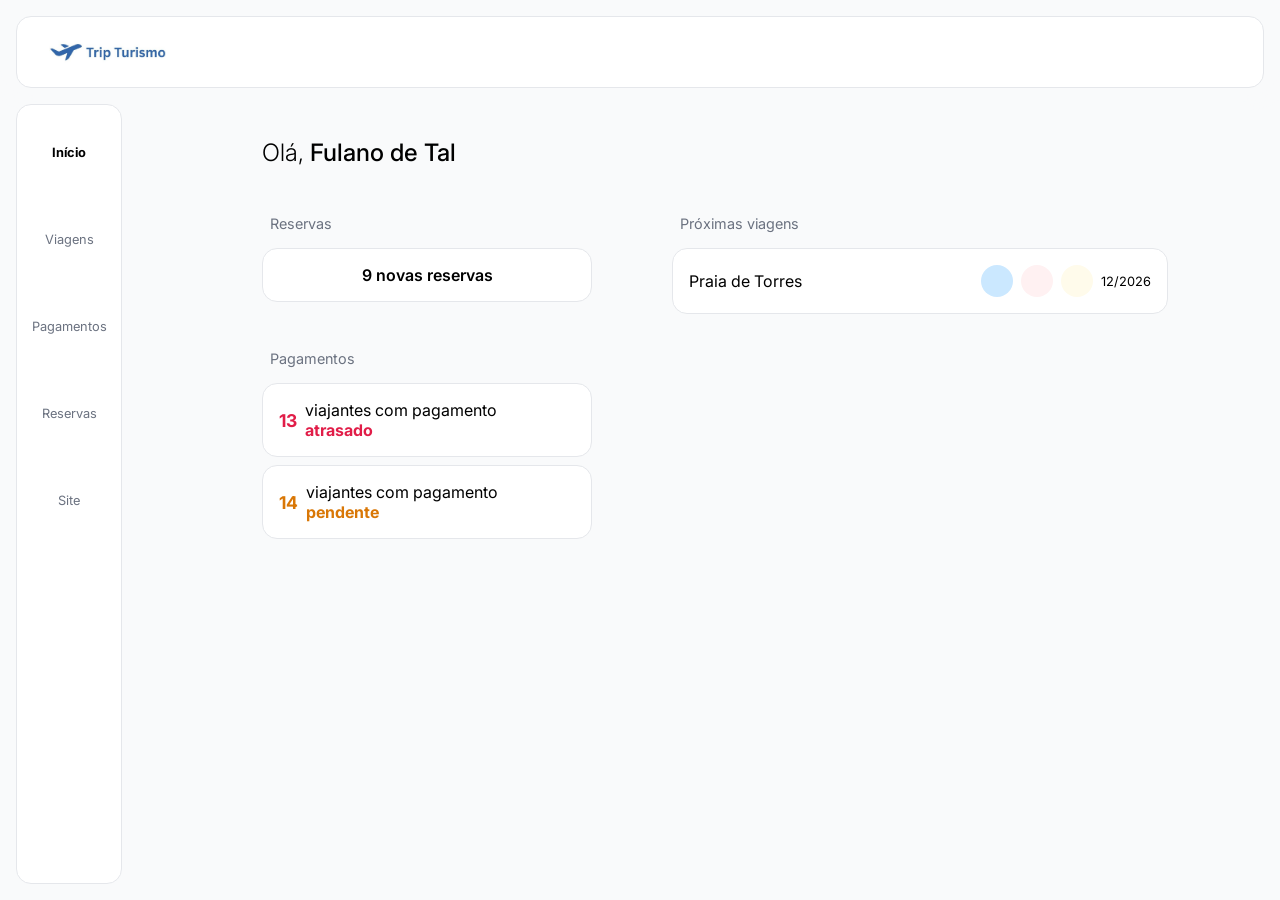
<file: index.html>
<!DOCTYPE html>
<html lang="pt-BR">
<head>
    <meta charset="UTF-8">
    <meta name="viewport" content="width=device-width, initial-scale=1.0">

    <link rel='stylesheet' href='https://cdn-uicons.flaticon.com/3.0.0/uicons-regular-rounded/css/uicons-regular-rounded.css'>
    <link rel='stylesheet' href='https://cdn-uicons.flaticon.com/3.0.0/uicons-brands/css/uicons-brands.css'>

    <link rel="stylesheet" type="text/css" href="styles/estilos_gerais.css">
    <link rel="stylesheet" type="text/css" href="pages/home/pagina_inicio.css">

    <title>Painel - Excursão Entre Irmãos</title>

    <link rel="apple-touch-icon" sizes="180x180" href="assets/apple-touch-icon.jpg">
    <link rel="icon" type="image/png" sizes="32x32" href="assets/favicon-32x32.jpg">
    <link rel="icon" type="image/png" sizes="16x16" href="assets/favicon-16x16.jpg">
</head>
<body>
    <header>
        <img class="imagem-logo" src="assets/logo-claro.jpg" alt="Excursão Entre Irmãos">
        <div class="botao" id="btn-recarregar"><i class="fi fi-rr-refresh"></i></div>
        <div class="botao" id="btn-logout"><i class="fi fi-rr-sign-out-alt"></i></div>
    </header>
    
    <main>
        <h1>Olá, <b>Fulano de Tal</b></h1>

        <section id="reservas">
            <div class="legenda">
                <i class="fi fi-rr-circle-user"></i>
                <span>Reservas</span>
            </div>
            <a class="cartao" href="pages/reservations/index.html">
                <i class="fi fi-rr-party-horn"></i>
                <span>Nenhuma nova reserva</span>
                <i class="fi fi-rr-angle-right"></i>
            </a>
        </section>
        
        <section id="proximas-viagens">
            <div class="legenda">
                <i class="fi fi-rr-calendar"></i>
                <span>Próximas viagens</span>
            </div>
            <div class="cartoes">
                <div class="cartao">
                    <div class="carregando">
                        <svg viewBox="25 25 50 50" class="icon-carregando">
                            <circle cx="50" cy="50" r="20" class="loader"></circle>
                        </svg>
                    </div>
                    <span>Carregando...</span>
                </div>
            </div>
        </section>


        <section id="pagamentos">
            <div class="legenda">
                <i class="fi fi-rr-usd-circle"></i>
                <span>Pagamentos</span>
            </div>

            <div class="cartoes">
                <a class="cartao Atrasado" href="pages/payments/index.html">
                    <h2 class="numero-pagamento">
                        <div class="carregando">
                            <svg viewBox="25 25 50 50" class="icon-carregando">
                                <circle cx="50" cy="50" r="20" class="loader"></circle>
                            </svg>
                        </div>
                    </h2>
                    <span>viajantes com pagamento <b>atrasado</b></span>
                    <i class="flecha fi fi-rr-angle-right"></i>
                </a>
                <a class="cartao Pendente" href="pages/payments/index.html">
                    <h2 class="numero-pagamento">
                        <div class="carregando">
                            <svg viewBox="25 25 50 50" class="icon-carregando">
                                <circle cx="50" cy="50" r="20" class="loader"></circle>
                            </svg>
                        </div>
                    </h2>
                    <span>viajantes com pagamento <b>pendente</b></span>
                    <i class="flecha fi fi-rr-angle-right"></i>
                </a>
            </div>
        </section>


        <section id="popup-alteracoes" class="oculto">
            <span id="numero-alteracoes"></span>
            <button class="btn desfazer" id="popup-btn-desfazer" type="button">Desfazer</button>
            <button class="btn publicar" id="popup-btn-publicar" type="button">Publicar</button>
        </section>

    </main>

    <footer>
        <a href="/index.html" class="atual">
            <i class="fi fi-rr-home"></i>
            <span>Início</span>
        </a>
        <a href="/pages/trips/index.html">
            <i class="fi fi-rr-plane-alt"></i>
            <span>Viagens</span>
        </a>
        <a href="/pages/payments/index.html">
            <i class="fi fi-rr-usd-circle"></i>
            <span>Pagamentos</span>
        </a>
        <a href="/pages/reservations/index.html">
            <i class="fi fi-rr-form"></i>
            <span>Reservas</span>
        </a>
        <a href="/pages/website_editing/index.html">
            <i class="fi fi-rr-site-alt"></i>
            <span>Site</span>
        </a>
    </footer>

    <script type="module" src="pages/home/pagina_inicio.js"></script>
</body>
</html>
</file>
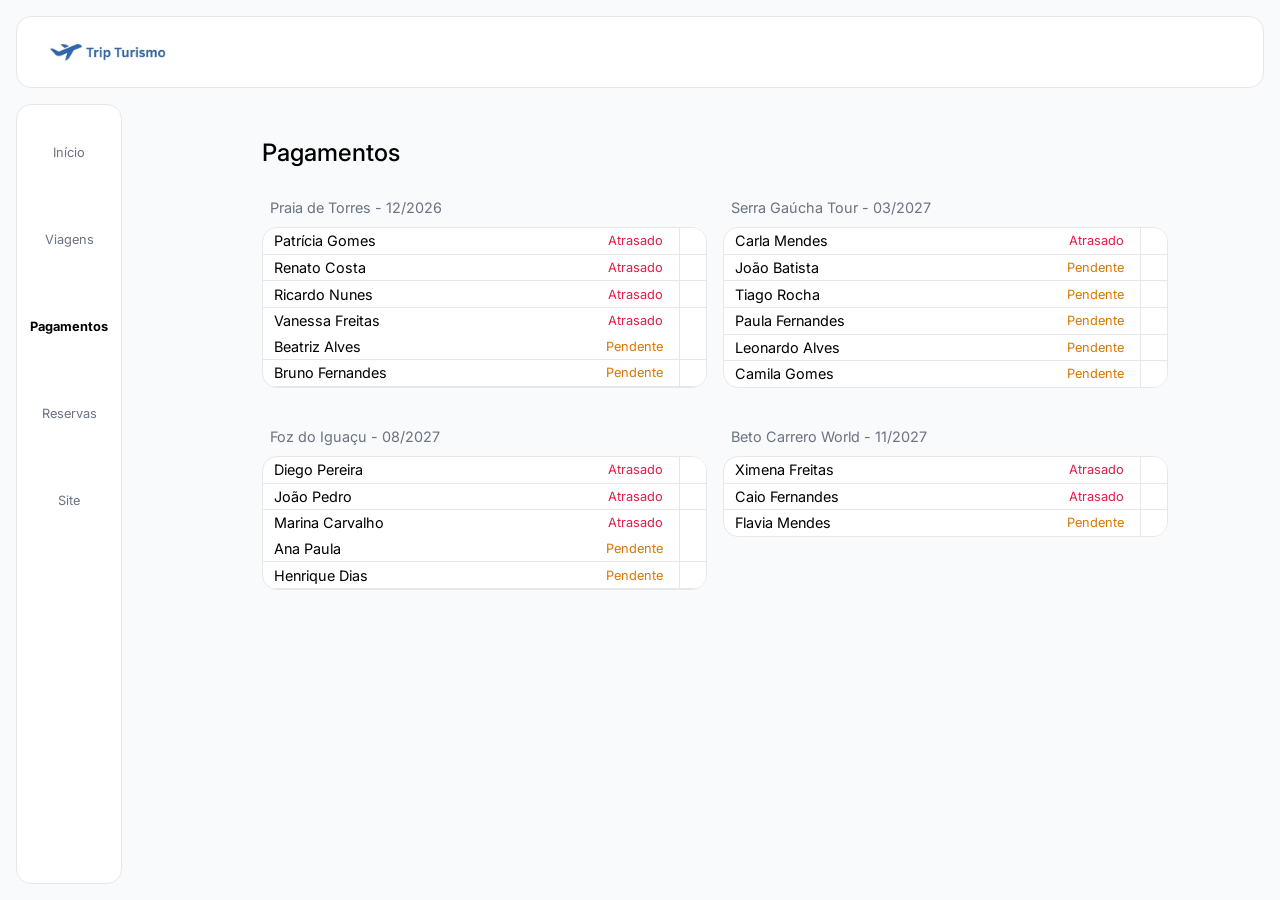
<file: pages/payments/index.html>
<!DOCTYPE html>
<html lang="pt-BR">
<head>
    <meta charset="UTF-8">
    <meta name="viewport" content="width=device-width, initial-scale=1.0">

    <link rel='stylesheet' href='https://cdn-uicons.flaticon.com/3.0.0/uicons-regular-rounded/css/uicons-regular-rounded.css'>
    <link rel='stylesheet' href='https://cdn-uicons.flaticon.com/3.0.0/uicons-brands/css/uicons-brands.css'>

    <link rel="stylesheet" type="text/css" href="/styles/estilos_gerais.css">
    <link rel="stylesheet" type="text/css" href="style.css">
    
    <title>Pagamentos - Excursão Entre Irmãos</title>

    <link rel="apple-touch-icon" sizes="180x180" href="/assets/apple-touch-icon.jpg">
    <link rel="icon" type="image/png" sizes="32x32" href="/assets/favicon-32x32.jpg">
    <link rel="icon" type="image/png" sizes="16x16" href="/assets/favicon-16x16.jpg">
</head>
<body>
<header>
        <img class="imagem-logo" src="/assets/logo-claro.jpg" alt="Excursão Entre Irmãos">
        <div class="botao" id="btn-recarregar"><i class="fi fi-rr-refresh"></i></div>
        <div class="botao" id="btn-logout"><i class="fi fi-rr-sign-out-alt"></i></div>
    </header>

    <main>
        <h1 class="titulo-pagina">Pagamentos</h1>

        <div class="cartoes">
            <div class="cartao cartao-carregando">
                <div class="carregando">
                    <svg viewBox="25 25 50 50" class="icon-carregando">
                        <circle cx="50" cy="50" r="20" class="loader"></circle>
                    </svg>
                </div>
                <span>Carregando...</span>
            </div>
        </div>
    </main>

    <section id="popup-alteracoes" class="oculto">
        <span id="numero-alteracoes"></span>
        <button class="btn desfazer" id="popup-btn-desfazer" type="button">Desfazer</button>
        <button class="btn publicar" id="popup-btn-publicar" type="button">Publicar</button>
    </section>

    <section id="tela-carregando" class="oculto">
        <div class="carregando">
            <svg viewBox="25 25 50 50" class="icon-carregando">
                <circle cx="50" cy="50" r="20" class="loader"></circle>
            </svg>
        </div>
    </section>

    <section id="mensagem-feedback" class="oculto">Concluído com sucesso!</section>

    <footer>
        <a href="/index.html">
            <i class="fi fi-rr-home"></i>
            <span>Início</span>
        </a>
        <a href="/pages/trips/index.html">
            <i class="fi fi-rr-plane-alt"></i>
            <span>Viagens</span>
        </a>
        <a href="/pages/payments/index.html" class="atual">
            <i class="fi fi-rr-usd-circle"></i>
            <span>Pagamentos</span>
        </a>
        <a href="/pages/reservations/index.html">
            <i class="fi fi-rr-form"></i>
            <span>Reservas</span>
        </a>
        <a href="/pages/website_editing/index.html">
            <i class="fi fi-rr-site-alt"></i>
            <span>Site</span>
        </a>
    </footer>

    <script type="module" src="script.js"></script>
    
</body>
</html>
</file>
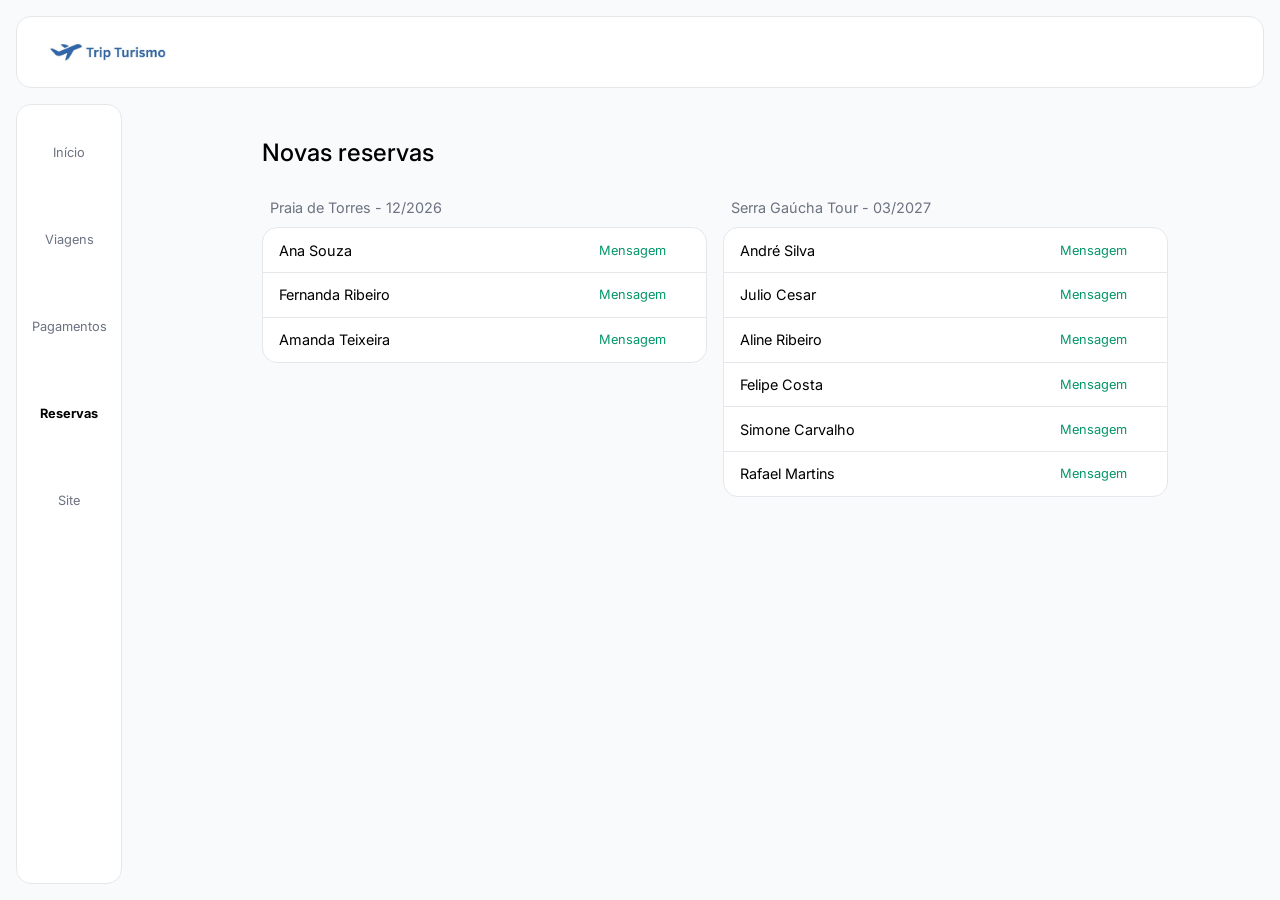
<file: pages/reservations/index.html>
<!DOCTYPE html>
<html lang="pt-BR">
<head>
    <meta charset="UTF-8">
    <meta name="viewport" content="width=device-width, initial-scale=1.0">

    <link rel='stylesheet' href='https://cdn-uicons.flaticon.com/3.0.0/uicons-regular-rounded/css/uicons-regular-rounded.css'>
    <link rel='stylesheet' href='https://cdn-uicons.flaticon.com/3.0.0/uicons-brands/css/uicons-brands.css'>

    <link rel="stylesheet" type="text/css" href="/styles/estilos_gerais.css">
    <link rel="stylesheet" type="text/css" href="style.css">
    
    <title>Reservas - Excursão Entre Irmãos</title>

    <link rel="apple-touch-icon" sizes="180x180" href="/assets/apple-touch-icon.jpg">
    <link rel="icon" type="image/png" sizes="32x32" href="/assets/favicon-32x32.jpg">
    <link rel="icon" type="image/png" sizes="16x16" href="/assets/favicon-16x16.jpg">
</head>
<body>
    <header>
        <img class="imagem-logo" src="/assets/logo-claro.jpg" alt="Excursão Entre Irmãos">
        <div class="botao" id="btn-recarregar"><i class="fi fi-rr-refresh"></i></div>
        <div class="botao" id="btn-logout"><i class="fi fi-rr-sign-out-alt"></i></div>
    </header>

    <main>
        <h1 class="titulo-pagina">Novas reservas</h1>

        <div class="cartoes">
            <div class="cartao cartao-carregando">
                <div class="carregando">
                    <svg viewBox="25 25 50 50" class="icon-carregando">
                        <circle cx="50" cy="50" r="20" class="loader"></circle>
                    </svg>
                </div>
                <span>Carregando...</span>
            </div>
        </div>
    </main>

    <section id="popup-alteracoes" class="oculto">
        <span id="numero-alteracoes"></span>
        <button class="btn desfazer" id="popup-btn-desfazer" type="button">Desfazer</button>
        <button class="btn publicar" id="popup-btn-publicar" type="button">Publicar</button>
    </section>

    <section id="tela-carregando" class="oculto">
        <div class="carregando">
            <svg viewBox="25 25 50 50" class="icon-carregando">
                <circle cx="50" cy="50" r="20" class="loader"></circle>
            </svg>
        </div>
    </section>

    <section id="mensagem-feedback" class="oculto">Concluído com sucesso!</section>

    <footer>
        <a href="/index.html">
            <i class="fi fi-rr-home"></i>
            <span>Início</span>
        </a>
        <a href="/pages/trips/index.html">
            <i class="fi fi-rr-plane-alt"></i>
            <span>Viagens</span>
        </a>
        <a href="/pages/payments/index.html">
            <i class="fi fi-rr-usd-circle"></i>
            <span>Pagamentos</span>
        </a>
        <a href="/pages/reservations/index.html" class="atual">
            <i class="fi fi-rr-form"></i>
            <span>Reservas</span>
        </a>
        <a href="/pages/website_editing/index.html">
            <i class="fi fi-rr-site-alt"></i>
            <span>Site</span>
        </a>
    </footer>

    <script type="module" src="script.js"></script>
    
</body>
</html>
</file>
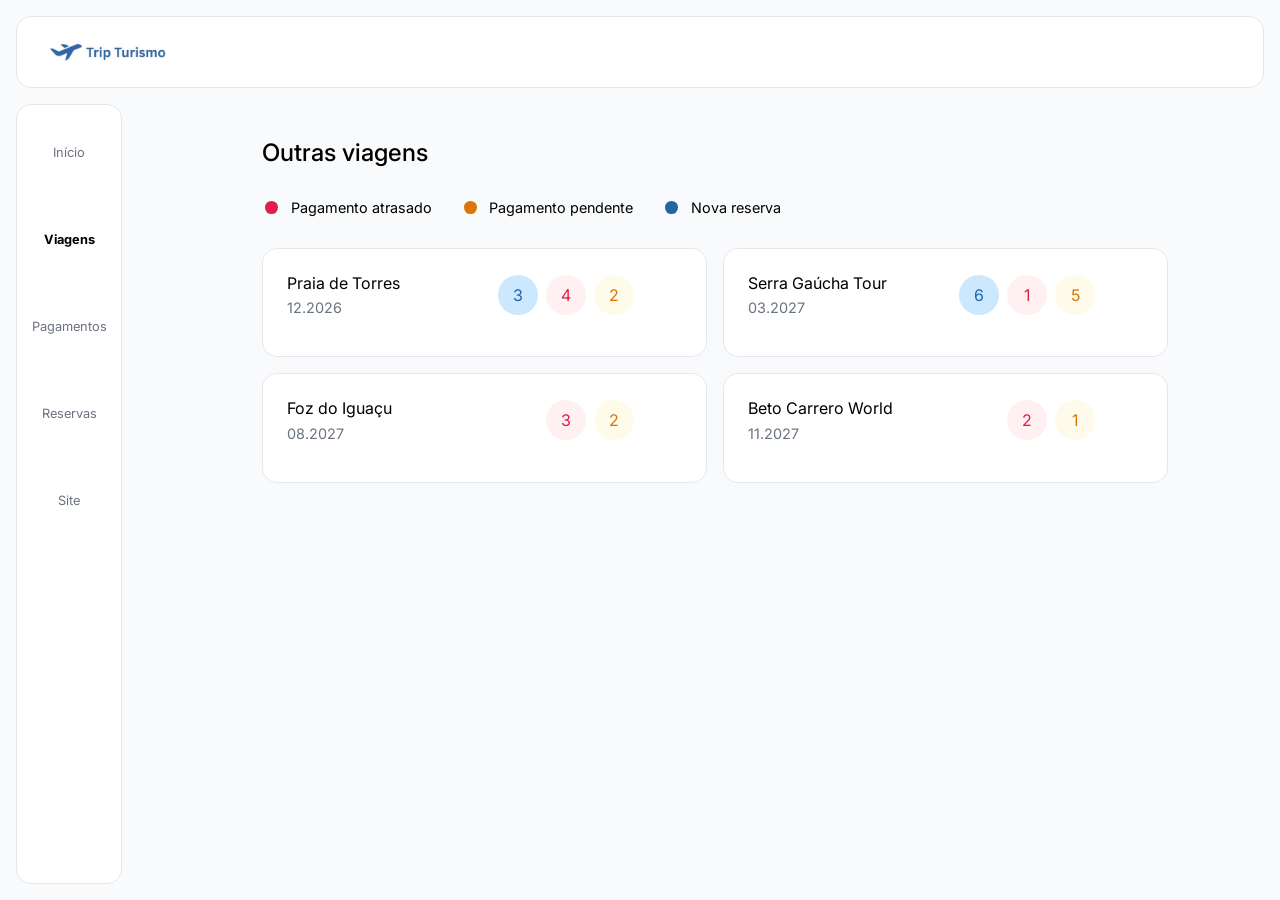
<file: pages/trips/index.html>
<!DOCTYPE html>
<html lang="pt-BR">
<head>
    <meta charset="UTF-8">
    <meta name="viewport" content="width=device-width, initial-scale=1.0">

    <link rel='stylesheet' href='https://cdn-uicons.flaticon.com/3.0.0/uicons-regular-rounded/css/uicons-regular-rounded.css'>
    <link rel='stylesheet' href='https://cdn-uicons.flaticon.com/3.0.0/uicons-brands/css/uicons-brands.css'>

    <link rel="stylesheet" type="text/css" href="/styles/estilos_gerais.css">
    <link rel="stylesheet" type="text/css" href="style.css">

    <title>Viagens - Excursão Entre Irmãos</title>

    <link rel="apple-touch-icon" sizes="180x180" href="/assets/apple-touch-icon.jpg">
    <link rel="icon" type="image/png" sizes="32x32" href="/assets/favicon-32x32.jpg">
    <link rel="icon" type="image/png" sizes="16x16" href="/assets/favicon-16x16.jpg">
</head>
<body>
    <header>
        <img class="imagem-logo" src="/assets/logo-claro.jpg" alt="Excursão Entre Irmãos">
        <div class="botao" id="btn-recarregar"><i class="fi fi-rr-refresh"></i></div>
        <div class="botao" id="btn-logout"><i class="fi fi-rr-sign-out-alt"></i></div>
    </header>
    
    <main>
        <h1 class="titulo-pagina">Outras viagens</h1>

        <div class="guia-cor">
            <div class="item">
                <div class="cor atrasado"></div>
                <span>Pagamento atrasado</span>
            </div>
            <div class="item">
                <div class="cor pendente"></div>
                <span>Pagamento pendente</span>
            </div>
            <div class="item">
                <div class="cor reserva"></div>
                <span>Nova reserva</span>
            </div>
        </div>

        <div class="cartoes">
            <div class="cartao cartao-carregando">
                <div class="carregando">
                    <svg viewBox="25 25 50 50" class="icon-carregando">
                        <circle cx="50" cy="50" r="20" class="loader"></circle>
                    </svg>
                </div>
                <span>Carregando...</span>
            </div>
        </div>

        <section id="tela-carregando" class="oculto">
            <div class="carregando">
                <svg viewBox="25 25 50 50" class="icon-carregando">
                    <circle cx="50" cy="50" r="20" class="loader"></circle>
                </svg>
            </div>
        </section>

    </main>

    <footer>
        <a href="/index.html">
            <i class="fi fi-rr-home"></i>
            <span>Início</span>
        </a>
        <a href="/pages/trips/index.html" class="atual">
            <i class="fi fi-rr-plane-alt"></i>
            <span>Viagens</span>
        </a>
        <a href="/pages/payments/index.html">
            <i class="fi fi-rr-usd-circle"></i>
            <span>Pagamentos</span>
        </a>
        <a href="/pages/reservations/index.html">
            <i class="fi fi-rr-form"></i>
            <span>Reservas</span>
        </a>
        <a href="/pages/website_editing/index.html">
            <i class="fi fi-rr-site-alt"></i>
            <span>Site</span>
        </a>
    </footer>

    <script type="module" src="script.js"></script>
</body>
</html>
</file>
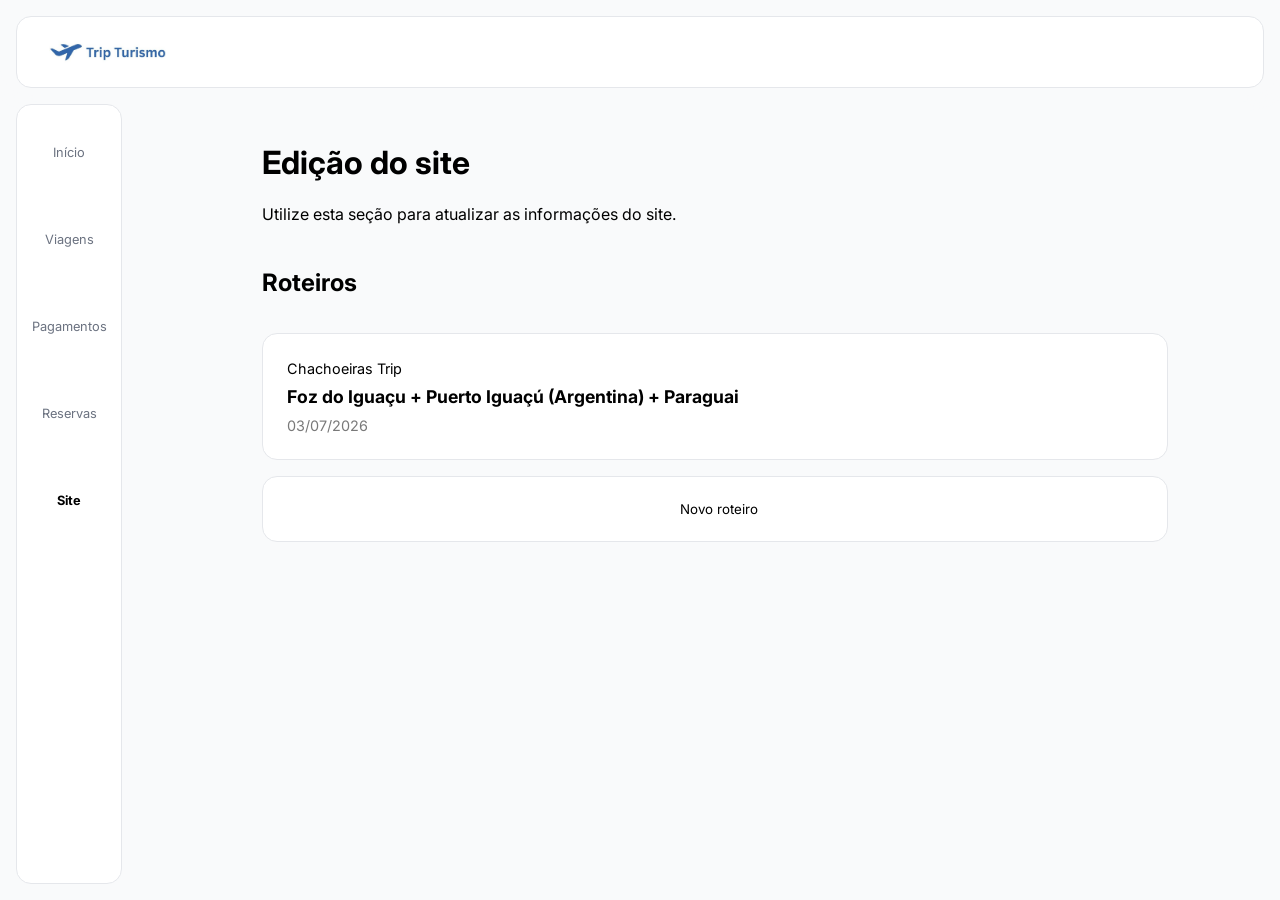
<file: pages/website_editing/index.html>
<!DOCTYPE html>
<html lang="pt-BR">

<head>
    <meta charset="UTF-8">
    <meta name="viewport" content="width=device-width, initial-scale=1.0">

    <link rel='stylesheet'
        href='https://cdn-uicons.flaticon.com/3.0.0/uicons-regular-rounded/css/uicons-regular-rounded.css'>
    <link rel='stylesheet' href='https://cdn-uicons.flaticon.com/3.0.0/uicons-brands/css/uicons-brands.css'>

    <link rel="stylesheet" type="text/css" href="/styles/estilos_gerais.css">
    <link rel="stylesheet" type="text/css" href="style.css">

    <title>Editar site - Excursão Entre Irmãos</title>

    <link rel="apple-touch-icon" sizes="180x180" href="/assets/apple-touch-icon.jpg">
    <link rel="icon" type="image/png" sizes="32x32" href="/assets/favicon-32x32.jpg">
    <link rel="icon" type="image/png" sizes="16x16" href="/assets/favicon-16x16.jpg">

</head>

<body>
    <header>
        <img class="imagem-logo" src="/assets/logo-claro.jpg" alt="Excursão Entre Irmãos">
        <div class="botao" id="btn-recarregar"><i class="fi fi-rr-refresh"></i></div>
        <div class="botao" id="btn-logout"><i class="fi fi-rr-sign-out-alt"></i></div>
    </header>

    <main>
        <div id="title">
            <h1>Edição do site</h1>
            <span>Utilize esta seção para atualizar as informações do site.</span>
        </div>

        <!----->

        <section class="screen" id="screen-initial-list">
            <h2>Roteiros</h2>
            <div class="list" id="itinerary-list"></div>
            <button type="button" id="btn-new-itinerary" class="box btn-new">
                <i class="fi fi-rr-plus"></i>
                <span>Novo roteiro</span>
            </button>
        </section>

        <!----->

        <section class="screen hidden" id="screen-select-type-itinerary">
            <div class="options">
                <div class="option" id="btn-new-itinerary-blank">
                    <i class="fi fi-rr-add"></i>
                    <span>Criar roteiro do zero</span>
                </div>
                <div class="option" id="btn-new-itinerary-copy">
                    <i class="fi fi-rr-copy"></i>
                    <span>Duplicar roteiro</span>
                </div>
            </div>
        </section>

        <!----->

        <form id="itinerary-form">
            <fieldset class="screen hidden" data-screen="0">
                <legend>1. Informações gerais</legend>

                <h3>Nome do roteiro</h3>
                <span>Nome escolhido para identificar o roteiro, não o nome dos pontos turísticos.</span>
                <input type="text" placeholder="Ex: EuroTrip" id="itinerary-name" name="itinerary_name"
                    data-required="true">

                <h3>Datas</h3>
                <span>Selecione as datas de início e fim da viagem.</span>
                <label for="start-date">Data de início</label>
                <input type="date" id="start-date" name="start-date" data-required="true">

                <label for="end-date">Data de fim</label>
                <input type="date" id="end-date" name="end-date" data-required="true">

                <label for="available-seats">Número de lugares disponíveis</label>
                <input type="number" id="available-seats" name="available-seats" placeholder="Ex: 45"
                    data-required="true">

                <h3>Destinos Turísticos</h3>
                <span>Informe os principais prontos turísticos do roteiro.</span>

                <div class="tourist-spot" data-index="0">
                    <h4>Destino 1</h4>
                    <label for="tourist-spot-name-0">Nome do ponto turístico</label>
                    <input id="tourist-spot-name-0" name="tourist_spot_name[0]" class="tourist-spot-name" type="text"
                        placeholder="Ex: Cataratas do Iguaçu" data-required="true">

                    <label for="tourist-spot-description-0">Descrição</label>
                    <textarea id="tourist-spot-description-0" name="tourist_spot_description[0]"
                        class="tourist-spot-description"
                        placeholder="Ex: Passarelas e mirantes que levam você a poucos metros das quedas."
                        data-required="true"></textarea>
                </div>
                </div>

                <button type="button" class="box btn-new btn-new-input" data-type="tourist-spot">
                    <i class="fi fi-rr-plus"></i>
                    <span>Novo ponto turístico</span>
                </button>
            </fieldset>

            <fieldset class="screen hidden" data-screen="1">
                <legend>2. Roteiro diário (programação)</legend>
                <span>Informe os destinos diários da viagem.</span>

                <div class="daily-schedule" data-index="0">
                    <h4>Dia 1</h4>
                    <label for="title-day-1">Título</label>
                    <input id="title-day-1" name="day_title[]" class="title-day" type="text"
                        placeholder="Ex: Chegada em Foz" data-required="true">

                    <label for="description-day-1">Descrição (use "-" para itens de lista)</label>
                    <textarea id="description-day-1" name="day_description[]" class="description-day"
                        placeholder="Ex: - Boas-vindas e apresentação do grupo. - Paradas para refeições em paradouros."
                        data-required="true"></textarea>
                </div>

                <button type="button" class="box btn-new btn-new-input" data-type="daily-schedule">
                    <i class="fi fi-rr-plus"></i>
                    <span>Novo dia</span>
                </button>
            </fieldset>

            <fieldset class="screen hidden" data-screen="2">
                <legend>3. Itens da viagem</legend>

                <h3>Itens inclusos</h3>
                <span>Itens incluídos no valor total da viagem, como hotéis, café da manhã e passeios.</span>

                <div class="included-items" data-index="0">
                    <h4>Item 1</h4>
                    <label for="included-item-type-1">Tipo do item</label>
                    <select class="item-type-list" name="included_item_type[]" id="included-item-type-1"
                        data-required="true"></select>

                    <label for="included-item-description-1">Descrição do item</label>
                    <input class="included-item-description" name="included_item_description[]" type="text"
                        placeholder="Ex: 3 diárias" id="included-item-description-1" data-required="true">
                </div>

                <button type="button" class="box btn-new btn-new-input" data-type="included-item">
                    <i class="fi fi-rr-plus"></i>
                    <span>Novo item</span>
                </button>

                <h3>Itens opcionais (pagos)</h3>
                <span>Itens não incluídos no valor total da viagem, como passeios e shows.</span>

                <div id="optional-items" data-index="0">
                    <h4>Item 1</h4>
                    <label for="optional-item-type-1">Tipo do item</label>
                    <select class="optional-item-type-list" name="optional_item_type[]"
                        id="optional-item-type-1"></select>

                    <label for="optional-item-description-1">Descrição do item</label>
                    <input id="optional-item-description-1" name="optional_item_description[]"
                        class="optional-item-description" type="text" placeholder="Ex: Show de tango">

                    <label for="optional-item-value-1">Preço do item (opcional)</label>
                    <input class="optional-item-value" name="optional_item_value[]" type="text" inputmode="decimal"
                        placeholder="Ex: 400.00" id="optional-item-value-1" data-type="money">
                </div>

                <button type="button" class="box btn-new btn-new-input" data-type="optional-item">
                    <i class="fi fi-rr-plus"></i>
                    <span>Novo item</span>
                </button>
            </fieldset>

            <fieldset class="screen hidden" data-screen="3">
                <legend>4. Embarques</legend>

                <div class="boarding" data-index="0">
                    <h3>Embarque 1</h3>
                    <!-- <label for="">Embarques</label>
                    <select name="boarding" id="boarding-list">
                        <option value="new">Novo embarque</option>
                    </select> -->

                    <label for="boarding-city-1">Cidade</label>
                    <input class="boarding-city" name="boarding_city[]" type="text" placeholder="Ex: Paverama"
                        id="boarding-city-1" data-required="true">

                    <label for="boarding-state-1">Estado (sigla)</label>
                    <input class="boarding-state" name="boarding_state[]" type="text" placeholder="Ex: RS"
                        id="boarding-state-1" data-required="true">

                    <label for="boarding-location-description-1">Descrição do local</label>
                    <input class="boarding-location-description" name="boarding_location_description[]" type="text"
                        placeholder="Ex: Entrada da cidade, perto da Fruki" id="boarding-location-description-1"
                        data-required="true">

                    <label for="boarding-time-1">Horário</label>
                    <input class="boarding-time" name="boarding_time[]" type="text" placeholder="Ex: 19:00"
                        id="boarding-time-1" data-required="true">
                </div>

                <button type="button" class="box btn-new btn-new-input" data-type="boarding">
                    <i class="fi fi-rr-plus"></i>
                    <span>Novo local</span>
                </button>
            </fieldset>

            <fieldset class="screen hidden" data-screen="4">
                <legend>5. Pagamento</legend>

                <h3>Valor base</h3>
                <span>Preço do roteiro sem descontos nem promoções.</span>
                <input type="text" name="itinerary_value" placeholder="Ex: 1400.00" id="itinerary-value"
                    inputmode="decimal" data-required="true" data-type="money">

                <h3>Métodos de pagamento à vista</h3>
                <label for="promotional-value">Valor promocional à vista (opcional)</label>
                <input name="promotional-value" type="text" placeholder="Ex: 1200.00" id="promotional-value">

                <!-- <label for="cash-payment-desciption">Descrição (opcional)</label>
                <input name="cash-payment-description" type="text" placeholder="Ex: Boleto em 3 dias úteis"
                    id="cash-payment-desciption"> -->

                <h3>Métodos de pagamento parcelado</h3>

                <h4>Pix / Boleto</h4>
                <label for="pix-max-installments">Número máximo de parcelas</label>
                <input name="pix_parcelado_max_installments" type="number" placeholder="Ex: 12"
                    id="pix-max-installments" data-required="true">

                <label for="pix-installment-value">Valor da parcela</label>
                <input name="pix_parcelado_value_installment" type="text" placeholder="Ex: 69.90" inputmode="decimal"
                    id="pix-installment-value" data-required="true" data-type="money">

                <label for="pix-payment-description">Descrição (opcional)</label>
                <textarea name="pix_parcelado_payment_description" type="text"
                    placeholder="Ex: Datas dos pagamentos: &#10;- 26/02 &#10;- 27/03"
                    id="pix-payment-description"></textarea>

                <div class="information-box">
                    <span>Valor total do pagamento parcelado:</span>
                    <span id="total-installment-payment-value">R$ 1900,00</span>
                </div>

                <h4>Cartão de Crédito</h4>
                <label for="credit-card-max-installments">Número máximo de parcelas</label>
                <input name="cc_max_installments" type="number" placeholder="Ex: 12" id="credit-card-max-installments"
                    data-required="true">

                <label for="credit-card-installment-value">Valor da parcela</label>
                <input name="cc_value_installment" type="text" placeholder="Ex: 69.90" inputmode="decimal"
                    id="credit-card-installment-value" data-required="true" data-type="money">

                <label for="credit-card-payment-description">Descrição (opcional)</label>
                <input name="cc_payment_description" type="text" placeholder="Ex: Não aceitamos cartões Visa"
                    id="credit-card-payment-description">

                <div class="information-box">
                    <span>Valor total do pagamento parcelado:</span>
                    <span id="total-installment-payment-value">R$ 1900,00</span>
                </div>

                <!-- <label for="installment-payment-method">Método de pagamento</label>
                <select name="installment-payment-method" type="text" id="installment-payment-method-list">
                    <option value="">Cartão de Crédito</option>
                    <option value="">Pix</option>
                </select> -->
            </fieldset>
        </form>
    </main>

    <footer>
        <a href="/index.html">
            <i class="fi fi-rr-home"></i>
            <span>Início</span>
        </a>
        <a href="/pages/trips/index.html">
            <i class="fi fi-rr-plane-alt"></i>
            <span>Viagens</span>
        </a>
        <a href="/pages/payments/index.html">
            <i class="fi fi-rr-usd-circle"></i>
            <span>Pagamentos</span>
        </a>
        <a href="/pages/reservations/index.html">
            <i class="fi fi-rr-form"></i>
            <span>Reservas</span>
        </a>
        <a href="/pages/website_editing/index.html" class="atual">
            <i class="fi fi-rr-site-alt"></i>
            <span>Site</span>
        </a>
    </footer>

    <script type="module" src="script.js"></script>
</body>

</html>
</file>
<file: styles/estilos_gerais.css>
@import url('https://fonts.googleapis.com/css2?family=Inter:ital,opsz,wght@0,14..32,100..900;1,14..32,100..900&display=swap');

:root {
    interpolate-size: allow-keywords;

    --cor-principal: #05a9ea;

    --fonte: 'Inter', Arial, sans-serif;
    --fundo: #f9fafb;
    --cinza-cor: #b3b3b3;
    --cinza-texto: #6b7280;
    --cinza-1: #e5e7eb;

    --cinza-hover: #eef3f5;

    --border-radius: 15px;

    /* Cores de status */
    --vermelho-fundo: #fff1f2;
    --vermelho-cor: #e11d48;

    --verde-fundo: #ecfdf5;
    --verde-cor: #059669;

    --amarelo-fundo: #fffbeb;
    --amarelo-cor: #d97706;

    --cinza-fundo: #eeeeee;
    --cinza-cor: #797979;

    --azul-fundo: #cbe8ff;
    --azul-cor: #1f66a9;
}

html {
    scroll-behavior: smooth;
}

section,
.cartao {
    scroll-margin-top: 40px;
}

.oculto {
    display: none !important;
}

body {
    background-color: var(--fundo);
    margin: 0;
    font-family: var(--fonte);
}

/* Classes e estilos globais */
.titulo-pagina {
    font-size: 1.5rem;
    font-weight: 500;
    margin: 1rem 0;
}

i {
    display: flex;
    justify-content: center;
    align-items: center;
}

a {
    text-decoration: none;
}


/* Navegação */
header {
    padding: 1rem;
    background-color: #fff;
    display: flex;
    gap: 0.5rem;
    align-items: center;
    border-bottom: 1px solid var(--cinza-1);
}

header .imagem-logo {
    width: auto;
    height: 1.5rem;
}

header .botao {
    padding: 0.8rem;
    background-color: transparent;
    border: none;
    color: var(--cinza-cor);
}

header #btn-recarregar {
    margin-left: auto;
}


footer {
    position: fixed;
    bottom: 0;
    left: 0;
    display: flex;
    width: 100%;
    background-color: #fff;
    border-top: 1px solid var(--cinza-1);
}

footer a {
    width: 20%;
    display: flex;
    flex-direction: column;
    align-items: center;
    justify-content: center;
    padding: 1rem;
    gap: 0.5rem;
    color: var(--cinza-texto);
}

footer a.atual {
    color: black;
    font-weight: bold;
}

footer span {
    font-size: 0.8em;
}

/* Main */
main {
    padding: 1rem;
    display: flex;
    flex-direction: column;
    gap: 1rem;
    padding-bottom: 13rem;
}

.cartao {
    background-color: #fff;
    border-radius: var(--border-radius);
    --padding: 1.5rem;
    border: 1px solid var(--cinza-1);
    box-sizing: border-box;
}

.selo.pagamento-pendente {
    background-color: var(--amarelo-fundo);
    color: var(--amarelo-cor);
}

.selo.pagamento-atrasado {
    background-color: var(--vermelho-fundo);
    color: var(--vermelho-cor);
}

.selo.nova-reserva {
    background-color: var(--azul-fundo);
    color: var(--azul-cor);
}

.icon-carregando {
    width: 100%;
    transform-origin: center;
    animation: rotacionar 2s linear infinite;
    z-index: 5;
}

.icon-carregando .loader {
    fill: none;
    stroke: var(--azul-cor);
    stroke-width: var(--stroke-width);
    stroke-dasharray: 2, 200;
    stroke-dashoffset: 0;
    stroke-linecap: round;
    animation: efeitoLinha 1.5s ease-in-out infinite;
}

@keyframes rotacionar {
    100% {
        transform: rotate(360deg);
    }
}

@keyframes efeitoLinha {
    0% {
        stroke-dasharray: 1, 200;
        stroke-dashoffset: 0;
    }

    50% {
        stroke-dasharray: 90, 200;
        stroke-dashoffset: -35px;
    }

    100% {
        stroke-dashoffset: -125px;
    }
}


/* Popup publicar alterações */
#popup-alteracoes {
    position: fixed;
    left: 0;
    bottom: 71px;
    width: 100%;
    box-sizing: border-box;
    background-color: white;
    border-top: 1px solid var(--cinza-1);
    border-radius: var(--border-radius) var(--border-radius) 0 0;
    padding: 1.5rem 2rem;
    display: flex;
    align-items: center;
    gap: 1rem;
    box-shadow: 0 -15px 15px #f9fafb;
}

#popup-alteracoes .btn {
    padding: 1rem;
    border: 1px solid;
    border-radius: var(--border-radius);
    font-family: var(--forte);
    font-size: 0.9rem;
}

#popup-alteracoes .btn.desfazer {
    margin-left: auto;
    background-color: transparent;
    border-color: var(--cinza-1);
    color: var(--cinza-texto);
}

#popup-alteracoes .btn.publicar {
    background-color: var(--cor-principal);
    border-color: var(--cor-principal);
    color: white;
}

/* Popup reservas */
.popup-reserva {
    width: 100vw;
    max-width: 100vw;
    border: none;
    box-sizing: border-box;
    margin: 0;
    overflow-x: hidden;
    padding: 0;
    height: 0;
    max-height: 100vh;
    opacity: 0;
    transition: height 0.3s ease-in, opacity 0.8s ease-in;
}

.popup-reserva.aberto {
    display: block;
    height: 100vh;
    opacity: 1;
    transition: height 0.3s ease-in, opacity 0.2s ease-in;
}

.popup-reserva::backdrop {
    opacity: 0;
    transition: opacity 0.2s ease-in;
}

.popup-reserva.aberto::backdrop {
    opacity: 1;
}

.popup-reserva .dialog-content {
    display: flex;
    flex-direction: column;
    padding-bottom: 5rem;
    overflow: hidden;
}

.popup-reserva.aberto .dialog-content {
    overflow: visible;
}

.popup-reserva .barra-superior {
    display: flex;
    align-items: center;
    padding: 1.5rem;
    border-bottom: 1px solid #c1c6cc;
    gap: 0.5rem;
    position: sticky;
    top: 0;
    background-color: white;
}

.popup-reserva .barra-superior:focus {
    outline: none;
}

.popup-reserva .barra-superior .botao {
    display: flex;
    align-items: center;
    gap: 0.5rem;
    padding: 0.5rem 1rem;
    border-radius: var(--border-radius);
    background-color: var(--fundo);
    color: var(--cinza-texto);
    border: 1px solid #c1c6cc;
    font-size: 0.8rem;
}

.popup-reserva .barra-superior .botao i {
    font-size: 1rem;
}

.popup-reserva .barra-superior .botao[data-habilitado='true'] {
    background-color: var(--azul-fundo);
    color: var(--azul-cor);
    border-color: var(--azul-cor);
}

.popup-reserva .icon-fechar {
    display: flex;
    padding: 0.5rem;
    color: var(--cinza-cor);
    margin-left: auto;
}

.popup-reserva .cabecalho {
    display: flex;
    align-items: center;
    gap: 1rem;
    padding: 1.5rem 1.5rem 0 1.5rem;
}

.popup-reserva .cabecalho .img-perfil {
    height: 2.3rem;
    width: 2.3rem;
    border-radius: 50%;
    background-color: var(--azul-fundo);
    color: var(--azul-cor);
    display: flex;
    align-items: center;
    justify-content: center;
    font-size: 1.2rem;
}

.popup-reserva .cabecalho h2 {
    font-size: 1.2rem;
    margin: 0;
}

.popup-reserva .conteudo {
    padding: 0 1.5rem 1.5rem 1.5rem;
    display: flex;
    flex-direction: column;
}

.popup-reserva .conteudo section {
    display: flex;
    flex-direction: column;
    gap: 0.4rem;
}

.popup-reserva h3 {
    display: flex;
    align-items: center;
    gap: 0.5rem;
    margin: 2rem 0 0 0;
    color: var(--azul-cor);
    font-size: 1rem;
}

.popup-reserva .legenda {
    font-size: 0.9rem;
    margin-top: 0.5rem;
    color: var(--cinza-cor);
}

.popup-reserva input,
.popup-reserva textarea,
.popup-reserva select,
.popup-reserva .true-false {
    padding: 1rem;
    border: 1px solid #c1c6cc;
    border-radius: 7px;
    font-family: var(--fonte);
    font-size: 0.9rem
}

.popup-reserva select {
    -webkit-appearance: none;
    -moz-appearance: none;
    appearance: none;

    background-color: #fff;
    cursor: pointer;

    /* seta personalizada */
    background-image:
        linear-gradient(45deg, transparent 50%, #666 50%),
        linear-gradient(135deg, #666 50%, transparent 50%);
    background-position:
        calc(100% - 20px) calc(50% - 3px),
        calc(100% - 14px) calc(50% - 3px);
    background-size: 6px 6px;
    background-repeat: no-repeat;
    padding-right: 2.5rem;
}

.popup-reserva select:disabled {
    color: black;
    opacity: 1;
}

.popup-reserva .true-false {
    display: grid;
    grid-template-columns: 1fr 1fr;
    overflow: hidden;
    padding: 0;
}

.popup-reserva .true-false label {
    display: flex;
    justify-content: center;
    align-items: center;
    padding: 0.7rem;
    cursor: pointer;
}

.popup-reserva .true-false input {
    display: none;
}

.popup-reserva .true-false input:checked+span,
.popup-reserva .true-false label:has(input:checked) {
    background: var(--azul-fundo);
    color: var(--azul-cor);
    border-radius: 7px;
}

.popup-reserva .botoes {
    display: flex;
    justify-content: center;
    align-items: center;
    gap: 1rem;
    margin: 2rem 0 3rem 0;
    padding-top: 3rem;
    border-top: 1px solid #c1c6cc;
}

.popup-reserva #botoes-visualizacao {
    display: flex;
    flex-direction: column;
}

.popup-reserva .botoes .botao {
    display: flex;
    align-items: center;
    justify-content: center;
    padding: 1rem 1.5rem;
    border-radius: var(--border-radius);
    gap: 1rem;
    width: fit-content;
    border: 1px solid;
    font-size: 0.9rem;
    font-family: var(--fonte);
    text-decoration: none;
}

.popup-reserva .botao.whatsapp {
    background-color: var(--verde-cor);
    color: white;
    border-color: var(--verde-cor);
}

.popup-reserva .botao.mensagem {
    background-color: white;
    color: var(--verde-cor);
    border-color: var(--verde-cor);
}

.popup-reserva .botao.descartar-alteracoes {
    background-color: white;
    border-color: var(--vermelho-cor);
    color: var(--vermelho-cor);
}

.popup-reserva .botao.salvar {
    background-color: var(--cor-principal);
    border-color: var(--cor-principal);
    color: white;
}


#tela-carregando {
    background-color: hsla(0, 0%, 100%, 0.5);
    position: fixed;
    inset: 0;
    display: flex;
    align-items: center;
    justify-content: center;
    padding: 5rem;
    -webkit-backdrop-filter: blur(5px);
    backdrop-filter: blur(5px);
}

.cartoes .cartao.mensagem-feedback {
    padding: var(--padding);
    display: flex;
    flex-direction: column;
    gap: 0.5rem;
}

.cartoes .cartao.mensagem-feedback .legenda {
    color: var(--cinza-texto);
    font-size: 0.9rem;
}

@media (min-width: 768px) {

    section,
    .cartao {
        scroll-margin-top: -150px !important;
    }

    header,
    footer {
        border: 1px solid var(--cinza-1);
        border-radius: var(--border-radius);
        overflow: hidden;
        margin: 1rem;
        box-sizing: border-box;
    }

    header {
        z-index: 5;
        position: fixed;
        top: 0;
        left: 0;
        right: 0;
        padding: 0 2rem;
        height: 4.5rem;
        box-shadow: 0 -10px 15px 25px var(--fundo);
    }

    header .botao {
        transition: background-color 0.4s ease-in;
        border-radius: var(--border-radius);
        cursor: pointer;
    }

    header .botao:hover {
        background-color: var(--cinza-1);
        transition: background-color 0.1s ease-in;
    }

    main {
        margin: 90px 0 0 150px;
        box-sizing: border-box;
        padding: 2rem 7rem 10rem 7rem;
    }

    footer {
        flex-direction: column;
        left: 0;
        top: 5.5rem;
        width: auto;
        padding: 0;
        z-index: 6;
    }

    footer a {
        width: 2.5rem;
        padding: 2rem;
        transition: background-color 0.4s ease-in;
    }

    footer a:hover {
        background-color: var(--cinza-hover);
        transition: background-color 0.1s ease-in;
    }

    .popup-reserva {
        border: 1px solid var(--cinza-1);
        border-radius: var(--border-radius);
        left: 8.5rem;
        top: 6.5rem;
        right: 1rem;
        bottom: 1rem;
        width: auto;
    }

    .popup-reserva.aberto {
        height: auto;
    }

    .popup-reserva .botao,
    .popup-reserva .icon-fechar {
        cursor: pointer;
        transition: background-color 0.2s ease-in;
    }

    .popup-reserva .icon-fechar {
        background-color: white;
        border-radius: 50%;
    }

    .popup-reserva .icon-fechar:hover {
        background-color: var(--cinza-hover);
        transition: background-color 0.1s ease-in;
    }

    .popup-reserva .dialog-content {
        padding-bottom: 5rem;
    }

    .popup-reserva .barra-superior,
    .popup-reserva .cabecalho,
    .popup-reserva .conteudo {
        padding-left: 2.5rem;
        padding-right: 2.5rem;
    }

    .popup-reserva .barra-superior .botao:hover {
        background-color: var(--cinza-hover);
        transition: background-color 0.1s ease-in;
    }

    .popup-reserva .barra-superior .botao[data-habilitado='true']:hover {
        background-color: #badefc;
    }

    .popup-reserva .barra-superior #btn-ativar-edicao[data-habilitado='true'] {
        cursor: not-allowed;
    }

    .popup-reserva .conteudo {
        flex-direction: row;
        flex-wrap: wrap;
        column-gap: 4.5rem;
        row-gap: 2.5rem;
    }

    .popup-reserva .conteudo section {
        flex: 1 0;
        min-width: 400px;
    }

    .popup-reserva #botoes-visualizacao {
        flex-direction: row;
    }

    .popup-reserva .descartar-alteracoes:hover {
        background-color: var(--vermelho-fundo);
    }

    .popup-reserva .salvar:hover {
        background-color: #0592ca;
    }

    .popup-reserva .botao.whatsapp:hover {
        background-color: #067954;
        color: white;
        border-color: var(--verde-cor);
    }

    .popup-reserva .botao.mensagem:hover {
        background-color: var(--verde-fundo);
    }

    #popup-alteracoes {
        border: 1px solid var(--cinza-1);
        border-radius: var(--border-radius);
        padding: 1.5rem 2.5rem;
        top: 6.5rem;
        right: 1rem;
        bottom: auto;
        left: auto;
        width: auto;
        height: auto;
        box-shadow: 0 0 15px 15px #f9fafb;
    }

    #popup-alteracoes .btn {
        cursor: pointer;
        transition: all 0.2s ease-in;
    }

    #popup-alteracoes .btn.desfazer:hover {
        border-color: var(--vermelho-cor);
        background-color: var(--vermelho-fundo);
        color: var(--vermelho-cor);
    }

    #popup-alteracoes .btn.publicar:hover {
        background-color: #0592ca;
    }

    #numero-alteracoes {
        margin-right: 2rem;
    }
}
</file>
<file: pages/home/pagina_inicio.css>
h1 {
    font-size: 1.5rem;
    font-weight: 300;
    margin: 1rem 0 0 0;
}
    h1 b {
        font-weight: 500;
    }


.legenda {
    display: flex;
    align-items: center;
    gap: 0.5rem;
    font-size: 0.9rem;
    color: var(--cinza-texto);
    margin: 2rem 0 1rem 0;
}


#reservas {
    display: flex;
    flex-direction: column;
}
    #reservas .cartao {
        padding: 1rem;
        text-decoration: none;
        color: black;
        display: flex;
        align-items: center;
        gap: 1rem;
        justify-content: space-between;
    }
        #reservas .cartao .fi-rr-party-horn {
            display: none;
        }
        #reservas .cartao i {
            color: var(--cinza-texto);
        }

        /* Destaque */
        #reservas .cartao.destaque {
            font-weight: 600;
        }
        #reservas .cartao.destaque .fi-rr-party-horn {
            display: block;
        }


#proximas-viagens .cartoes {
    height: 220px;
    overflow: scroll;
    display: flex;
    flex-direction: column;
    gap: 0.5rem;
}
    #proximas-viagens .carregando {
        height: 2rem;
        width: 2rem;
        --stroke-width: 3px;
    }
    #proximas-viagens .cartao {
        display: flex;
        align-items: center;
        gap: 0.5rem;
        padding: 1rem;
        color: black;
    }
        #proximas-viagens .cartao h2 {
            font-size: 1rem;
            font-weight: 400;
            margin: 0;
            margin-right: auto;
        }
        #proximas-viagens .cartao .data {
            font-size: 0.8rem;
        }
        #proximas-viagens .selo {
            width: 2rem;
            height: 2rem;
            display: flex;
            align-items: center;
            justify-content: center;
            border-radius: 50%;
        }


#pagamentos .cartoes {
    display: flex;
    gap: 0.5rem;
    flex-direction: column;
}
    #pagamentos .cartao {
        display: flex;
        gap: 0.5rem;
        padding: 1rem;
        align-items: center;
        color: black;
    }
        #pagamentos .cartao h2 {
            margin: 0;
            font-size: 1.1rem;
        }
        #pagamentos .carregando {
            position: relative;
            width: 2rem;
            height: 2rem;
            --stroke-width: 3px;
        }
    #pagamentos .cartao .flecha {
        color: var(--cinza-texto);
        margin-left: auto;
    }

        #pagamentos .Pendente {
            --cor: var(--amarelo-cor);
        }
        #pagamentos .Atrasado {
            --cor: var(--vermelho-cor);
        }
        #pagamentos .cartao .numero-pagamento, #pagamentos .cartao span b {
            color: var(--cor);
        }


@media (min-width: 768px) {
    main {
        display: grid;
        grid-template-columns: 1fr 1.5fr;
        grid-template-rows: auto 1fr 4fr;
        grid-template-areas: 
            'h1 h1'
            'reservas viagens'
            'pagamentos viagens';
        row-gap: 3rem;
        column-gap: 5rem;
    }
    h1 {
        grid-template: h1;
        width: 100%;
    }
    #reservas {
        grid-area: reservas;
    }
    #proximas-viagens {
        grid-area: viagens;
    }
        #proximas-viagens .cartoes {
            height: auto;
            overflow: auto;
        }
    #pagamentos {
        grid-area: pagamentos;
    }
    .legenda {
        margin-top: 0;
    }

    .cartao {
        transition: background-color 0.4s ease-in;
    }
    .cartao:hover {
        background-color: var(--cinza-hover);
        transition: background-color 0.1s ease-in;
    }
}
</file>
<file: pages/payments/style.css>
.titulo-viagem {
    display: flex;
    align-items: center;
    gap: 0.5rem;
    font-size: 0.9rem;
    color: var(--cinza-texto);
    margin-bottom: 0.5rem;
}

.cartoes {
    display: flex;
    flex-direction: column;
    gap: 1rem;
}
    .cartao {
        margin-bottom: 1.5rem;
        display: flex;
        flex-direction: column;
    }
    .cartao-carregando {
        padding: 1rem;
        display: flex;
        flex-direction: row;
        align-items: center;
        gap: 1rem;
    }
        .cartao-carregando .carregando {
            height: 2rem;
            width: 2rem;
            --stroke-width: 3px;
        }

    .cartao .item {
        display: flex;
        align-items: center;
        gap: 1rem;
        padding-left: 0.7rem;
        font-size: 0.9rem;
        border-bottom: 1px solid var(--cinza-1);
    }
    .cartao .item:last-child {
        border-bottom: 0;
    }
        .cartao .item .status {
            font-size: 0.8rem;
            margin-left: auto;
        }
        .cartao .item.atrasado {
            order: -1;
        }
            .cartao .item.atrasado .status {
                color: var(--vermelho-cor);
            }
            .cartao .item.pendente .status {
                color: var(--amarelo-cor);
            }
        .cartao .item .btn-whatsapp {
            font-size: 0.75rem;
            color: var(--verde-cor);
            padding: 0.8rem;
            border-left: 1px solid var(--cinza-1);
        }
        .cartao .item .btn-whatsapp.desabilitado {
            color: white;
        }
        .cartao .item .flecha {
            color: var(--cinza-texto);
            font-size: 0.7rem;
        }
        
/* .dialog {
  transition: transform 0.4s ease, opacity 0.4s ease;
}

.dialog--enter {
  transform: scaleY(1);
  opacity: 1;
}

.dialog--exit {
  transform: scaleY(0);
  opacity: 0;
  transform-origin: top;
} */

@media (min-width: 768px) {
    .cartoes {
        flex-direction: row;
        flex-wrap: wrap;
    }
        .cartoes .viagem {
            flex: 1 0;
            min-width: 400px;
            height: min-content;
        }

    .titulo-viagem {
        margin-bottom: 0.7rem;
    }

    .cartao {
        overflow: hidden;
    }

    .item {
        cursor: pointer;
        transition: background-color 0.4s ease-in;
    }
    .item:hover {
        background-color: var(--cinza-hover);
        transition: background-color 0.1s ease-in;
    }
        .item a {
            background-color: white;
            transition: background-color 0.4s ease-in, color 0.4s ease-in;
        }
            .cartao .item .btn-whatsapp:hover {
                background-color: var(--verde-cor);
                transition: background-color 0.1s ease-in, color 0.1s ease-in;
                color: white;
            }
            .cartao .item .btn-whatsapp.desabilitado:hover {
                background-color: white;
                color: white;
            }
}
</file>
<file: pages/reservations/style.css>
.titulo-viagem {
    display: flex;
    align-items: center;
    gap: 0.5rem;
    font-size: 0.9rem;
    color: var(--cinza-texto);
    margin-bottom: 0.5rem;
}

.cartoes {
    display: flex;
    flex-direction: column;
    gap: 1rem;
}
    .cartao {
        margin-bottom: 1.5rem;
    }
    .cartao-carregando {
        padding: 1rem;
        display: flex;
        align-items: center;
        gap: 1rem;
    }
        .cartao-carregando .carregando {
            height: 2rem;
            width: 2rem;
            --stroke-width: 3px;
        }

    .cartao .item {
        display: flex;
        align-items: center;
        gap: 0.5rem;
        font-size: 0.9rem;
        padding: 0.2rem 0.7rem;
        border-bottom: 1px solid var(--cinza-1);
    }
    .cartao .item:last-child {
        border-bottom: 0;
    }
        .cartao .item .btn-whatsapp {
            margin-left: auto;
            display: flex;
            align-items: center;
            gap: 0.4rem;
            font-size: 0.8rem;
            padding: 0.5rem 0.5rem;
            color: var(--verde-cor);
        }
            .cartao .item .btn-whatsapp i {
                font-size: 0.7rem;
            }
        .cartao .item .flecha {
            color: var(--cinza-texto);
            font-size: 0.7rem;
        }
        
@media (min-width: 768px) {
    .cartoes {
        flex-direction: row;
        flex-wrap: wrap;
    }
        .cartoes .viagem {
            flex: 1 0;
            min-width: 400px;
            height: min-content;
        }

    .titulo-viagem {
        margin-bottom: 0.7rem;
    }

    .cartao {
        overflow: hidden;
    }

    .cartao .item {
        cursor: pointer;
        transition: background-color 0.4s ease-in;
        padding: 0.4rem 1rem;
    }
    .item:hover {
        background-color: var(--cinza-hover);
        transition: background-color 0.1s ease-in;
    }
        .cartao .item .btn-whatsapp {
            background-color: white;
            border-radius: var(--border-radius);
            padding: 0.5rem 1rem;
            transition: background-color 0.2s ease-in, color 0.2s ease-in;
        }
            .cartao .item .btn-whatsapp:hover {
                background-color: var(--verde-cor);
                color: white;
                transition: background-color 0.1s ease-in, color 0.1s ease-in;
            }
}
</file>
<file: pages/trips/style.css>
/* Classes gerais */
.rotacao-180 {
    transform: rotate(180deg);
}

.guia-cor {
    padding: 0 0.2rem;
    margin-bottom: 1rem;
    display: flex;
    gap: 0.8rem;
}
    .guia-cor .item {
        display: flex;
        align-items: center;
        justify-content: space-between;
        gap: 0.8rem;
        font-size: 0.9rem;
    }
        .guia-cor .cor {
            border-radius: 50%;
            width: 0.8rem;
            height: 0.8rem;
            flex-shrink: 0;
        }
        .guia-cor .cor.reserva {
            background-color: var(--azul-cor);
        }
        .guia-cor .cor.atrasado {
            background-color: var(--vermelho-cor);
        }
        .guia-cor .cor.pendente {
            background-color: var(--amarelo-cor);
        }

/* Estilos de cartão */
    .cartoes {
        display: flex;
        flex-direction: column;
        gap: 1rem;
    }

    .cartao-carregando {
        padding: 1rem;
        display: flex;
        align-items: center;
        gap: 1rem;
    }
        .cartao-carregando .carregando {
            height: 2rem;
            width: 2rem;
            --stroke-width: 3px;
        }

    .cartao.viagem {
        padding-bottom: var(--padding);
    }

    .cartao.viagem .titulo {
        display: flex;
        align-items: center;
        justify-content: space-between;
        padding: var(--padding);
        padding-bottom: 1rem;
        gap: 0.5rem;
        position: sticky;
        top: 0;
        background-color: white;
        border-radius: var(--border-radius);
    }
        .cartao.viagem .titulo .info {
            margin-right: auto;
            display: flex;
            flex-direction: column;
            gap: 0.4rem;

        }
            .cartao.viagem .titulo h1 {
                margin: 0;
                font-size: 1rem;
                font-weight: 400;
            }
            .cartao.viagem .titulo .info span {
                color: var(--cinza-texto);
                font-size: 0.9em;
            }
        .selo {
            height: 2.5rem;
            width: 2.5rem;
            border-radius: 50%;
            display: flex;
            align-items: center;
            justify-content: center;
        }

        .cartao.viagem .btn-abrir-fechar-cartao {
            width: 40px;
            height: 40px;
            display: flex;
            align-items: center;
            justify-content: center;
            transition: transform 0.4s ease;
        }


    .cartao.viagem .conteudo {
        height: 0;
        overflow: hidden;
        transition: height 0.5s ease;
        display: flex;
        flex-direction: column;
    }

    .cartao.viagem .conteudo-aberto {
        height: auto;
    }

        .cartao.viagem .conteudo div {
            display: flex;
            align-items: center;
            padding: 0.5rem var(--padding);
            gap: 0.5rem;
        }

        .cartao.viagem .conteudo .cabecalho {
            color: gray;
            font-size: 0.8rem;
            order: -5;
        }

            .cartao.viagem .conteudo .cabecalhoEsquerda {
                width: 70%;
            }

            .cartao.viagem .conteudo .cabecalhoDireita {
                width: 30%;
                text-align: center;
            }

        .cartao.viagem .item {
            border-top: 1px solid var(--fundo);
            font-size: 0.9rem;
            order: 1;
        }
        .cartao.viagem .item.em-dia {
            order: 0;
        }
        .cartao.viagem .item.atrasado {
            order: -2;
        }
        .cartao.viagem .item.pendente {
            order: -1;
        }
        .cartao.viagem .item.novo {
            order: -3;
        }
        .cartao.viagem .item.cancelado {
            order: 2;
            color: var(--cinza-cor);
        }

            .cartao.viagem .nome {
                width: 70%;
            }

            .status {
                padding: 0.3rem 0.8rem;
                box-sizing: border-box;
                border-radius: var(--border-radius);
                font-size: 0.8rem;
                margin-left: auto;
                width: 30%;
                text-align: center;
            }

            .item.novo .status {
                background-color: var(--azul-fundo);
                color: var(--azul-cor);
            }
            .item.atrasado .status {
                background-color: var(--vermelho-fundo);
                color: var(--vermelho-cor);
            }
            .item.pendente .status {
                background-color: var(--amarelo-fundo);
                color: var(--amarelo-cor);
            }
            .item.em-dia .status {
                background-color: var(--verde-fundo);
                color: var(--verde-cor);
            }

                /* .status.novo {
                    background-color: var(--azul-fundo);
                    color: var(--azul-cor);
                } */
                
            .viagem .item i {
                font-size: 0.6rem;
                color: var(--cinza-cor);
            }

@media (min-width: 768px) {
    .cartoes {
        display: flex;
        flex-direction: row;
        flex-wrap: wrap;
    }
        .cartoes .cartao {
            flex: 1 0;
            min-width: 400px;
            height: min-content;
        }
            .cartao.viagem .btn-abrir-fechar-cartao {
                cursor: pointer;
                background-color: white;
                border-radius: 50%;
                transition: transform 0.4s ease, background-color 0.2s ease-in;
            }
                .cartao.viagem .btn-abrir-fechar-cartao:hover {
                    background-color: var(--cinza-hover);
                    transition: transform 0.4s ease, background-color 0.1s ease-in;
                }
            .cartoes .cartao .item {
                transition: border-color 0.1s ease;
                cursor: pointer;
            }
                .cartoes .cartao .item:hover {
                    background-color: var(--cinza-hover);
                }
    .guia-cor {
        gap: 2rem;
    }
}
</file>
<file: pages/website_editing/style.css>
/* General styles */

button,
a {
    font-family: var(--fonte);
}

.btn-new {
    display: flex;
    align-items: center;
    justify-content: center;
    gap: 0.5rem;
}

button.btn-new span {
    margin: 0 !important;
    color: black !important;
}

.hidden {
    display: none !important;
}

.box {
    background-color: #fff;
    border-radius: var(--border-radius);
    --padding: 1.5rem;
    border: 1px solid var(--cinza-1);
    box-sizing: border-box;
}

/* Class buttons */
main,
.screen {
    display: flex;
    flex-direction: column;
}

.box {
    padding: var(--padding);
    width: 100%;
}

/* Title */
#title {
    margin-bottom: 0.5rem;
}

#title .legend {
    color: var(--cinza-cor);
    margin-top: 0.5rem;
}

/* Screen 1 */

.card-trip .title {
    margin: 0.5rem 0;
}

.card-trip .trip-name {
    font-size: 0.9rem;
}

.card-trip .title {
    font-size: 1.1rem
}

.card-trip .date {
    font-size: 0.9rem;
    color: var(--cinza-cor);
}

.card-trip .buttons {
    width: 100%;
    padding-top: var(--padding);
    border-top: 1px solid var(--cinza-1);
    margin-top: var(--padding);
    display: flex;
}

.card-trip button {
    border: none;
    background-color: white;
    flex: 1;
}

#title .information-box {
    background-color: #f8f9fa;
    border: 1px solid var(--cinza-1);
    border-radius: var(--border-radius);
    padding: 1rem;
    margin: 1rem 0;
    display: flex;
    justify-content: space-between;
    align-items: center;
    gap: 1rem;
    font-weight: 400;
    color: #333;
}

#screen-initial-list,
.list {
    display: flex;
    flex-direction: column;
    gap: 1rem;
}


/* Screen 3 - type itinerary */
#screen-select-type-itinerary h2 {
    margin: 0;
}

#screen-select-type-itinerary .options {
    display: flex;
    gap: 1rem;
}

#screen-select-type-itinerary .option {
    flex: 1;
    padding: 1.5rem;
    border: 1px solid var(--cinza-1);
    border-radius: var(--border-radius);
    cursor: pointer;
    display: flex;
    flex-direction: column;
    align-items: center;
    gap: 1rem;
    text-align: center;
    background-color: white;
}

#screen-select-type-itinerary .option i {
    font-size: 2rem;
}

#screen-select-type-itinerary .option span {
    font-size: 1rem;
}


/* Screen 2 */
form fieldset,
form section {
    border: none;
    margin: 0;
    padding: 0;
}

form {
    padding-bottom: 2rem;
}

form fieldset {
    margin-bottom: 2rem;
}

form legend {
    font-size: 1.25rem;
    font-weight: 600;
    margin-bottom: 1.5rem;
    padding-bottom: 0.5rem;
    border-bottom: 1px solid var(--cinza-1);
    width: 100%;
}

form label {
    display: block;
    margin-bottom: 0.5rem;
    font-weight: 500;
    color: #333;
}

form input,
form select,
form textarea {
    width: 100%;
    padding: 0.8rem;
    margin-bottom: 1rem;
    border: 1px solid var(--cinza-1);
    border-radius: var(--border-radius);
    box-sizing: border-box;
    font-family: var(--fonte);
    font-size: 1rem;
    background-color: #fff;
}

form textarea {
    field-sizing: content;
}

form input:focus,
form select:focus {
    outline: 2px solid var(--cor-principal);
    border-color: transparent;
}

form h3 {
    margin-top: 1.5rem;
    margin-bottom: 0.5rem;
    font-size: 1.1rem;
    color: #000;
}

form h4 {
    margin-top: 1rem;
    margin-bottom: 0.5rem;
    font-size: 1rem;
    color: #555;
    font-weight: 600;
}

form span {
    display: block;
    font-size: 0.85rem;
    color: var(--cinza-cor);
    margin-bottom: 0.5rem;
    margin-top: -0.3rem;
}

form .money-input {
    display: flex;
    align-items: center;
    gap: 0.5rem;
    margin-bottom: 1rem;
}

form .money-input span {
    margin: 0;
}

form .money-input input {
    margin: 0;
}

form input[type="checkbox"] {
    width: auto;
    margin-right: 0.5rem;
    transform: scale(1.1);
}

form input[type="checkbox"]+label {
    display: inline-block;
    margin-bottom: 0.5rem;
    font-weight: normal;
}

form .information-box {
    background-color: #f8f9fa;
    border: 1px solid var(--cinza-1);
    border-radius: var(--border-radius);
    padding: 1rem;
    margin: 1rem 0;
    display: flex;
    justify-content: space-between;
    align-items: center;
}

form .information-box span {
    margin: 0;
    font-size: 1rem;
    color: #333;
}

form .information-box span:last-child {
    font-weight: bold;
}

form button[type="submit"],
form .cancel-form {
    width: 100%;
    padding: 1rem;
    margin-top: 1rem;
    font-size: 1rem;
    font-weight: 600;
    border-radius: var(--border-radius);
    cursor: pointer;
    border: none;
}

form button[type="submit"] {
    background-color: #333;
    color: #fff;
}

form .cancel-form {
    background-color: transparent;
    border: 1px solid var(--cinza-1);
    color: #555;
}

/* Botões de navegação entre telas */
.buttons-toggle-screen {
    display: flex;
    gap: 1rem;
    margin-top: 1rem;
    width: 100%;
}

.buttons-toggle-screen button {
    flex: 1;
    padding: 0.8rem;
    font-size: 0.9rem;
    font-weight: 500;
    border-radius: var(--border-radius);
    cursor: pointer;
    background-color: transparent;
    border: 1px solid var(--cinza-1);
    color: #555;
}

/* Estilos para botões desabilitados */
form button:disabled,
form .cancel-form:disabled,
.buttons-toggle-screen button:disabled {
    background-color: #e0e0e0 !important;
    border-color: #e0e0e0 !important;
    color: #a0a0a0 !important;
    cursor: not-allowed;
}
</file>
